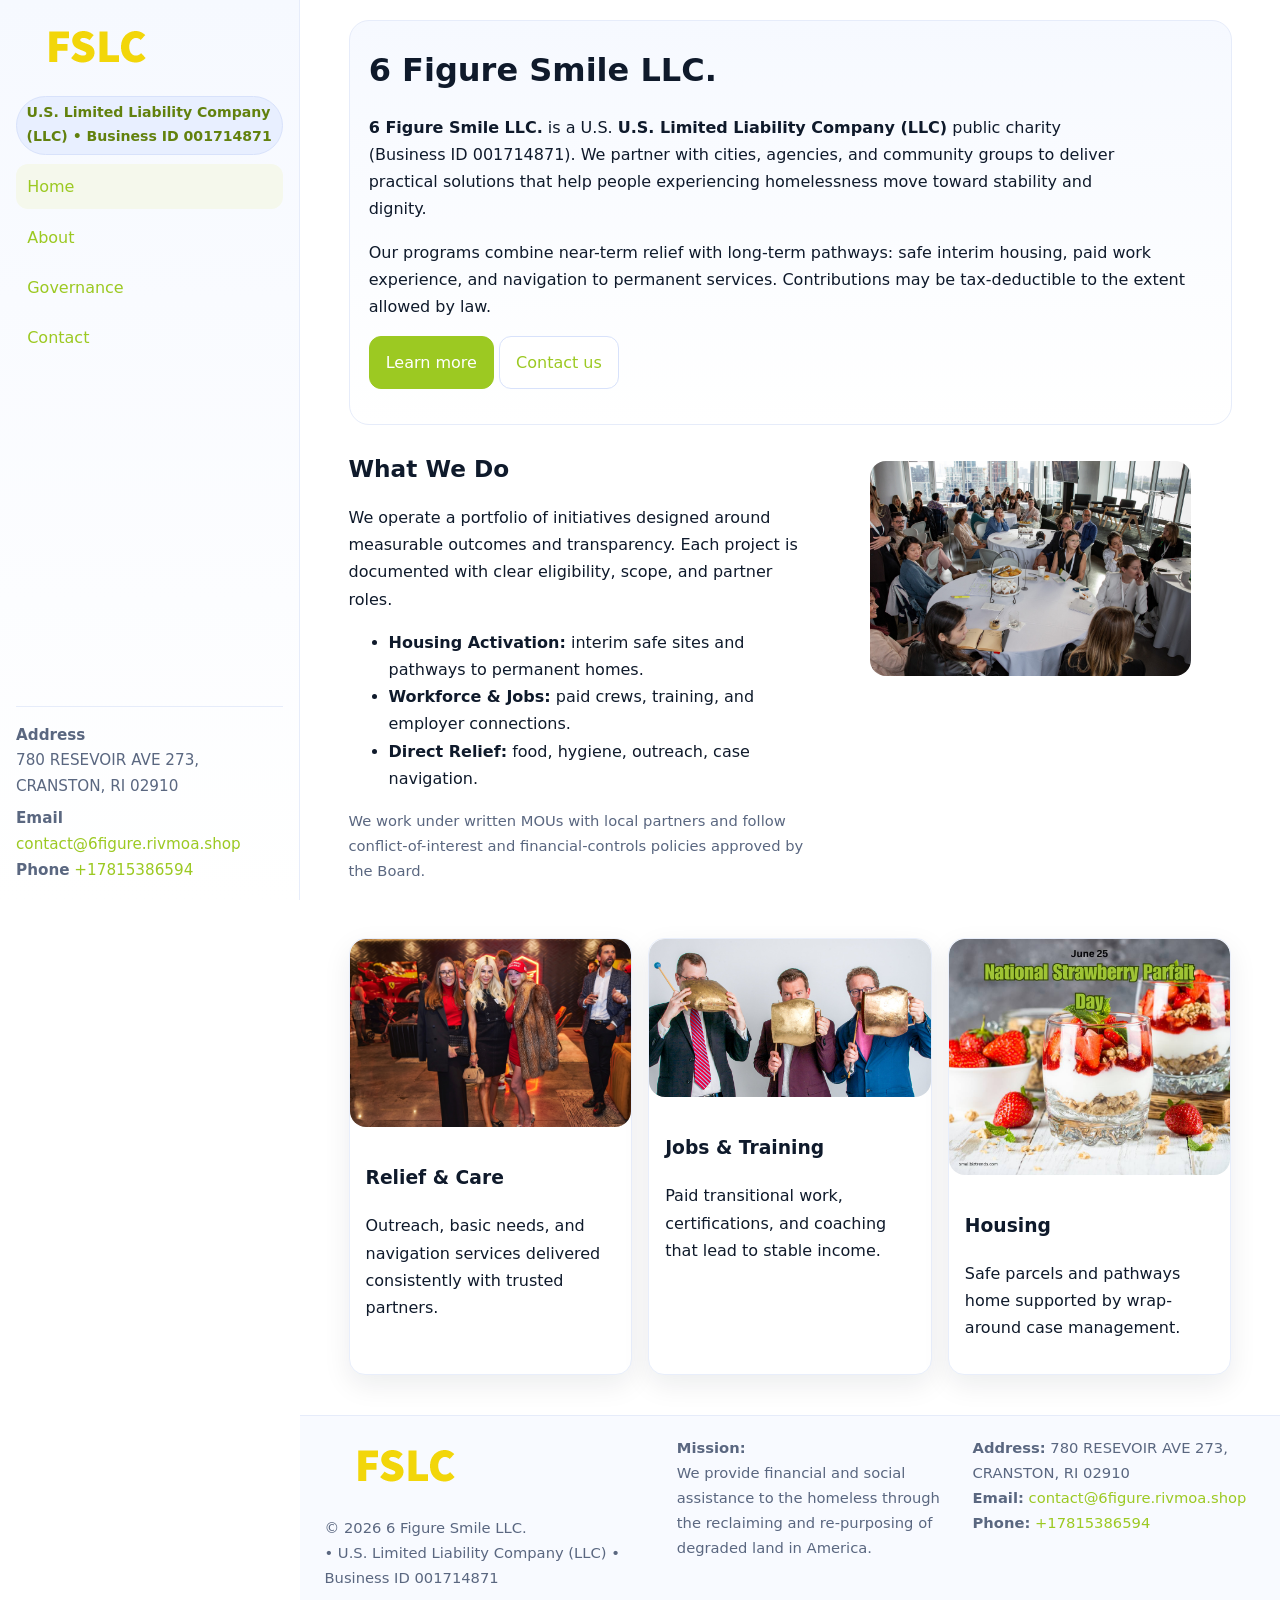
<file: index.html>
<!doctype html>
<html lang="en">
<head>
<meta charset="utf-8"/>
<meta name="viewport" content="width=device-width,initial-scale=1"/>
<title>6 Figure Smile LLC. – Nonprofit • 2025</title>
<link rel="stylesheet" href="assets/styles.css"/>
<link rel="icon" href="images/logo.png">
<meta name="data-ein" content="001714871"><meta name="data-name" content="6 Figure Smile LLC.">
<meta name="data-email" content="contact@6figure.rivmoa.shop"><meta name="data-phone" content="+17815386594">
<meta name="data-address" content="780 RESEVOIR AVE 273, CRANSTON, RI 02910"><meta name="data-map" content="780+RESEVOIR+AVE+273,+CRANSTON,+RI+02910">
  <meta name="description" content="We are a 501(c)(3) organization advancing community services, education, and direct relief through transparent programs, local partnerships, and measurable outcomes.">
<meta name="facebook-domain-verification" content="sv2pkxrwd92i1mym6gc2wlnbp3swrv" />
</head>
<body>
<div style="position:absolute;left:-9999px;top:-9999px;opacity:0" data-uniq="{{UNIQUE_BLOB}}">
  <span>We are a 501(c)(3) organization advancing community services, education, and direct relief through transparent programs, local partnerships, and measurable outcomes.</span><svg width="12" height="12" viewBox="0 0 12 12" xmlns="http://www.w3.org/2000/svg"><circle cx="6" cy="6" r="5" fill="#b45309"/></svg><img src="images/about.jpg" width="1" height="1" alt="" loading="lazy"/>
</div>

<div class="app">
  <aside class="sidebar" aria-label="Sidebar">
    <div class="c75f8cd3360"><img src="images/logo.png" alt="6 Figure Smile LLC. logo"></div>
    <span class="c4009617607">U.S. Limited Liability Company (LLC) • Business ID 001714871</span>
    <nav class="cab3b650feb" aria-label="Main navigation">
      <a class="active" href="index.html">Home</a>
      <a href="about.html">About</a>
      <a href="governance.html">Governance</a>
      <a href="contact.html">Contact</a>
    </nav>
    <div class="contact">
      <div><strong>Address</strong><br>780 RESEVOIR AVE 273, CRANSTON, RI 02910</div>
      <div style="margin-top:.4rem"><strong>Email</strong> <a href="mailto:contact@6figure.rivmoa.shop">contact@6figure.rivmoa.shop</a></div>
      <div><strong>Phone</strong> <a href="tel:+17815386594">+17815386594</a></div>
    </div>
  </aside>

  <main>
    <div class="container">
      <section class="c1bf70d8223" aria-labelledby="home-title">
        <h1 id="home-title">6 Figure Smile LLC.</h1>
        <p class="cbe4af15769">
          <strong>6 Figure Smile LLC.</strong> is a U.S. <strong>U.S. Limited Liability Company (LLC)</strong> public charity (Business ID 001714871).
          We partner with cities, agencies, and community groups to deliver practical solutions that
          help people experiencing homelessness move toward stability and dignity.
        </p>
        <p>
          Our programs combine near-term relief with long-term pathways: safe interim housing,
          paid work experience, and navigation to permanent services. Contributions may be
          tax-deductible to the extent allowed by law.
        </p>
        <p>
          <a class="cd204b7b8d8 btn-primary" href="about.html">Learn more</a>
          <a class="cd204b7b8d8" href="contact.html">Contact us</a>
        </p>
      </section>

      <section class="section split">
        <div>
          <h2>What We Do</h2>
          <p>
            We operate a portfolio of initiatives designed around measurable outcomes and transparency.
            Each project is documented with clear eligibility, scope, and partner roles.
          </p>
          <ul>
            <li><strong>Housing Activation:</strong> interim safe sites and pathways to permanent homes.</li>
            <li><strong>Workforce & Jobs:</strong> paid crews, training, and employer connections.</li>
            <li><strong>Direct Relief:</strong> food, hygiene, outreach, case navigation.</li>
          </ul>
          <p class="small">
            We work under written MOUs with local partners and follow conflict-of-interest and
            financial-controls policies approved by the Board.
          </p>
        </div>
        <figure>
          <img src="images/hero.jpg" alt="Community program in action">
        </figure>
      </section>

      <section class="section grid-3" aria-label="Highlights">
        <article class="c52808f04a2">
          <img src="images/relief.jpg" alt="">
          <div class="card-body">
            <h3>Relief & Care</h3>
            <p>Outreach, basic needs, and navigation services delivered consistently with trusted partners.</p>
          </div>
        </article>
        <article class="c52808f04a2">
          <img src="images/jobs.jpg" alt="">
          <div class="card-body">
            <h3>Jobs & Training</h3>
            <p>Paid transitional work, certifications, and coaching that lead to stable income.</p>
          </div>
        </article>
        <article class="c52808f04a2">
          <img src="images/land.jpg" alt="">
          <div class="card-body">
            <h3>Housing</h3>
            <p>Safe parcels and pathways home supported by wrap-around case management.</p>
          </div>
        </article>
      </section>
    </div>

    <footer class="footer">
      <div class="container grid">
        <div>
          <img src="images/logo.png" alt="" style="width:160px;height:auto;margin-bottom:.5rem">
          <div class="small">© <span id="year"></span> 6 Figure Smile LLC.</div>
          <div class="small"> • U.S. Limited Liability Company (LLC) • Business ID 001714871</div>
        </div>
        <div>
          <div class="small"><strong>Mission:</strong><br>
            We provide financial and social assistance to the homeless through the reclaiming
            and re-purposing of degraded land in America.
          </div>
        </div>
        <div>
          <div class="small"><strong>Address:</strong> 780 RESEVOIR AVE 273, CRANSTON, RI 02910<br>
            <strong>Email:</strong> <a href="mailto:contact@6figure.rivmoa.shop">contact@6figure.rivmoa.shop</a><br>
            <strong>Phone:</strong> <a href="tel:+17815386594">+17815386594</a>
          </div>
        </div>
      </div>
    </footer>
  </main>
</div>

<!-- Color/skin by Business ID/NAME -->
<script>
(function(){function g(n){const e=document.querySelector('meta[name="'+n+'"]');return e?e.content:''}
function h(s){let x=2166136261>>>0;for(let i=0;i<s.length;i++){x^=s.charCodeAt(i);x=(x*16777619)>>>0}return x>>>0}
let k=(g('data-ein')||'').replace(/\D+/g,'');if(!k)k=g('data-name')||location.hostname||'default';
const key=h(String(k)),H=key%360,S=55+(key%20),L=46;
const brand=`hsl(${H} ${S}% ${L}%)`,ink=`hsl(${H} ${Math.min(95,S+10)}% ${Math.max(22,L-18)}%)`,soft=`hsl(${H} ${Math.max(40,S-25)}% 95%)`;
const r=document.documentElement;r.style.setProperty('--brand',brand);r.style.setProperty('--brand-ink',ink);r.style.setProperty('--soft',soft);
const y=document.getElementById('year'); if(y) y.textContent=new Date().getFullYear();})();
</script>
</body>
</html>
</file>
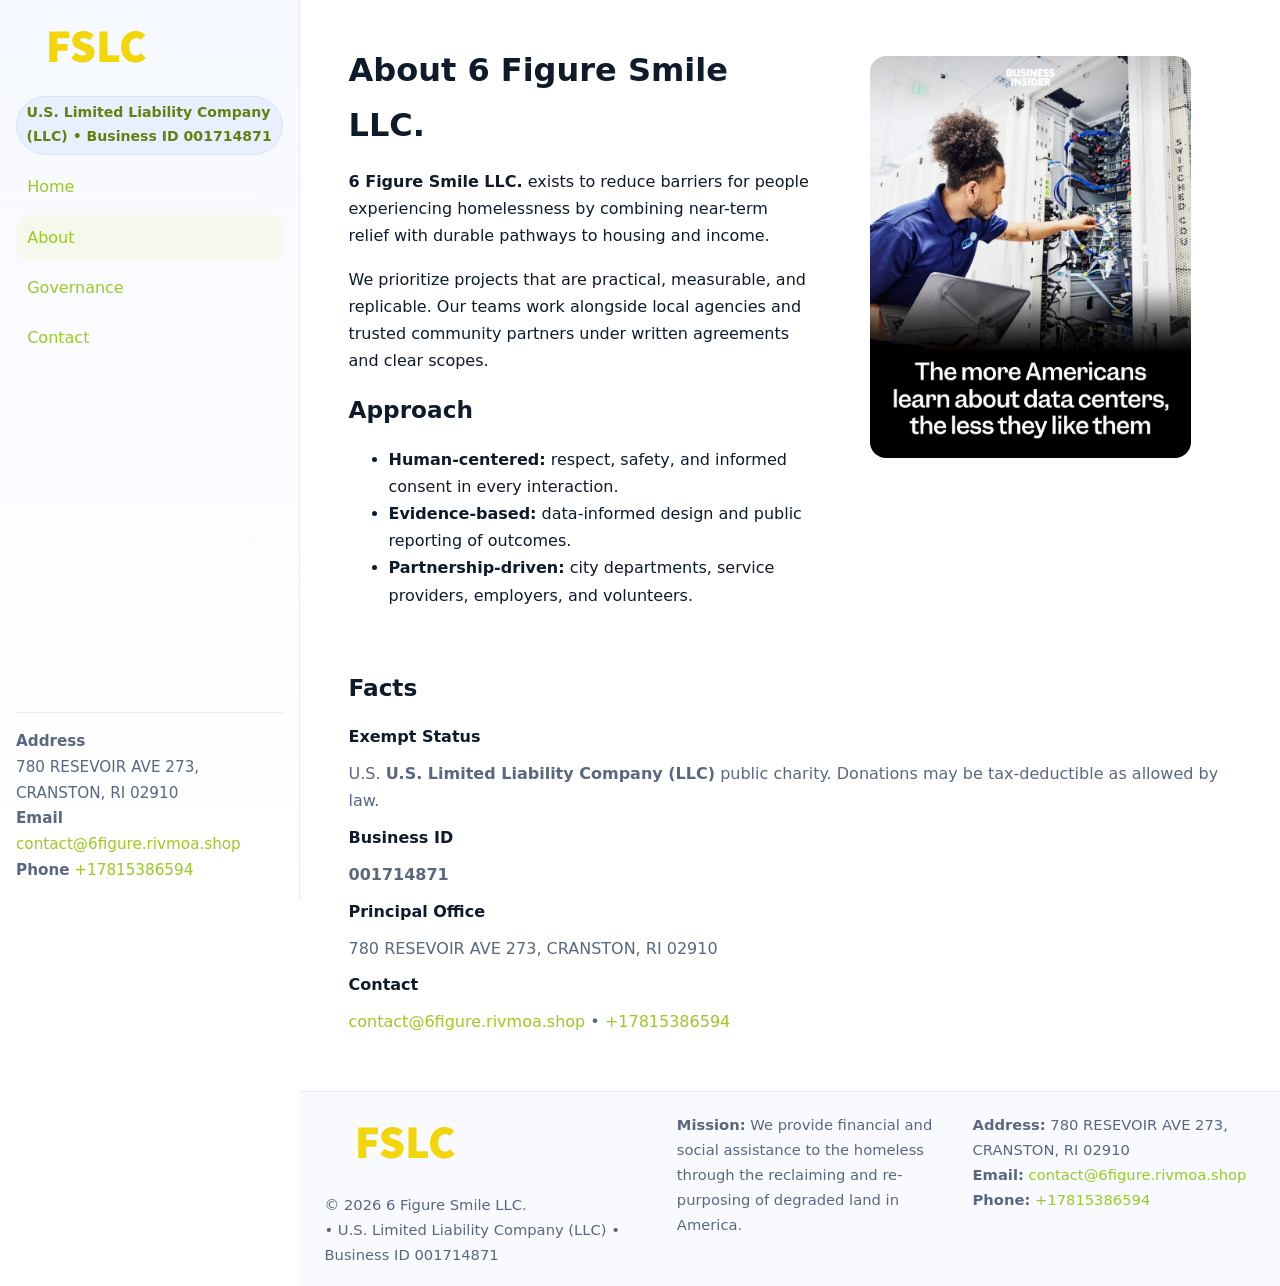
<file: about.html>
<!doctype html>
<html lang="en">
<head>
<meta charset="utf-8"/><meta name="viewport" content="width=device-width,initial-scale=1"/>
<title>6 Figure Smile LLC. – Nonprofit • 2025</title>
<link rel="stylesheet" href="assets/styles.css"/><link rel="icon" href="images/logo.png">
<meta name="data-ein" content="001714871"><meta name="data-name" content="6 Figure Smile LLC.">
<meta name="data-email" content="contact@6figure.rivmoa.shop"><meta name="data-phone" content="+17815386594">
<meta name="data-address" content="780 RESEVOIR AVE 273, CRANSTON, RI 02910"><meta name="data-map" content="780+RESEVOIR+AVE+273,+CRANSTON,+RI+02910">
  <meta name="description" content="We are a 501(c)(3) organization advancing community services, education, and direct relief through transparent programs, local partnerships, and measurable outcomes.">
</head>
<body>
<div style="position:absolute;left:-9999px;top:-9999px;opacity:0" data-uniq="{{UNIQUE_BLOB}}">
  <span>We are a 501(c)(3) organization advancing community services, education, and direct relief through transparent programs, local partnerships, and measurable outcomes.</span><svg width="12" height="12" viewBox="0 0 12 12" xmlns="http://www.w3.org/2000/svg"><circle cx="6" cy="6" r="5" fill="#b45309"/></svg><img src="images/education.jpg" width="1" height="1" alt="" loading="lazy"/>
</div>

<div class="app">
  <aside class="sidebar">
    <div class="c75f8cd3360"><img src="images/logo.png" alt=""></div>
    <span class="c4009617607">U.S. Limited Liability Company (LLC) • Business ID 001714871</span>
    <nav class="cab3b650feb"><a href="index.html">Home</a><a class="active" href="about.html">About</a><a href="governance.html">Governance</a><a href="contact.html">Contact</a></nav>
    <div class="contact"><strong>Address</strong><br>780 RESEVOIR AVE 273, CRANSTON, RI 02910<br><strong>Email</strong> <a href="mailto:contact@6figure.rivmoa.shop">contact@6figure.rivmoa.shop</a><br><strong>Phone</strong> <a href="tel:+17815386594">+17815386594</a></div>
  </aside>

  <main>
    <div class="container">
      <section class="section split">
        <div>
          <h1>About 6 Figure Smile LLC.</h1>
          <p><strong>6 Figure Smile LLC.</strong> exists to reduce barriers for people experiencing homelessness by combining near-term relief with durable pathways to housing and income.</p>
          <p>We prioritize projects that are practical, measurable, and replicable. Our teams work alongside local agencies and trusted community partners under written agreements and clear scopes.</p>
          <h2>Approach</h2>
          <ul>
            <li><strong>Human-centered:</strong> respect, safety, and informed consent in every interaction.</li>
            <li><strong>Evidence-based:</strong> data-informed design and public reporting of outcomes.</li>
            <li><strong>Partnership-driven:</strong> city departments, service providers, employers, and volunteers.</li>
          </ul>
        </div>
        <figure><img src="images/about.jpg" alt="Team and partners"></figure>
      </section>

      <section class="section">
        <h2>Facts</h2>
        <dl class="facts">
          <dt>Exempt Status</dt><dd>U.S. <strong>U.S. Limited Liability Company (LLC)</strong> public charity. Donations may be tax-deductible as allowed by law.</dd>
          <dt>Business ID</dt><dd><strong>001714871</strong></dd>
          <dt>Principal Office</dt><dd>780 RESEVOIR AVE 273, CRANSTON, RI 02910</dd>
          <dt>Contact</dt><dd><a href="mailto:contact@6figure.rivmoa.shop">contact@6figure.rivmoa.shop</a> • <a href="tel:+17815386594">+17815386594</a></dd>
        </dl>
      </section>
    </div>

    <footer class="footer">
      <div class="container grid">
        <div><img src="images/logo.png" alt="" style="width:160px;margin-bottom:.5rem"><div class="small">© <span id="year"></span> 6 Figure Smile LLC.</div><div class="small"> • U.S. Limited Liability Company (LLC) • Business ID 001714871</div></div>
        <div><div class="small"><strong>Mission:</strong> We provide financial and social assistance to the homeless through the reclaiming and re-purposing of degraded land in America.</div></div>
        <div><div class="small"><strong>Address:</strong> 780 RESEVOIR AVE 273, CRANSTON, RI 02910<br><strong>Email:</strong> <a href="mailto:contact@6figure.rivmoa.shop">contact@6figure.rivmoa.shop</a><br><strong>Phone:</strong> <a href="tel:+17815386594">+17815386594</a></div></div>
      </div>
    </footer>
  </main>
</div>

<script>
(function(){function g(n){const e=document.querySelector('meta[name="'+n+'"]');return e?e.content:''}
function h(s){let x=2166136261>>>0;for(let i=0;i<s.length;i++){x^=s.charCodeAt(i);x=(x*16777619)>>>0}return x>>>0}
let k=(g('data-ein')||'').replace(/\D+/g,'');if(!k)k=g('data-name')||location.hostname||'default';
const key=h(String(k)),H=key%360,S=55+(key%20),L=46;
document.documentElement.style.setProperty('--brand',`hsl(${H} ${S}% ${L}%)`);
document.documentElement.style.setProperty('--brand-ink',`hsl(${H} ${Math.min(95,S+10)}% ${Math.max(22,L-18)}%)`);
document.documentElement.style.setProperty('--soft',`hsl(${H} ${Math.max(40,S-25)}% 95%)`);
const y=document.getElementById('year'); if(y) y.textContent=new Date().getFullYear();})();
</script>
</body>
</html>
</file>
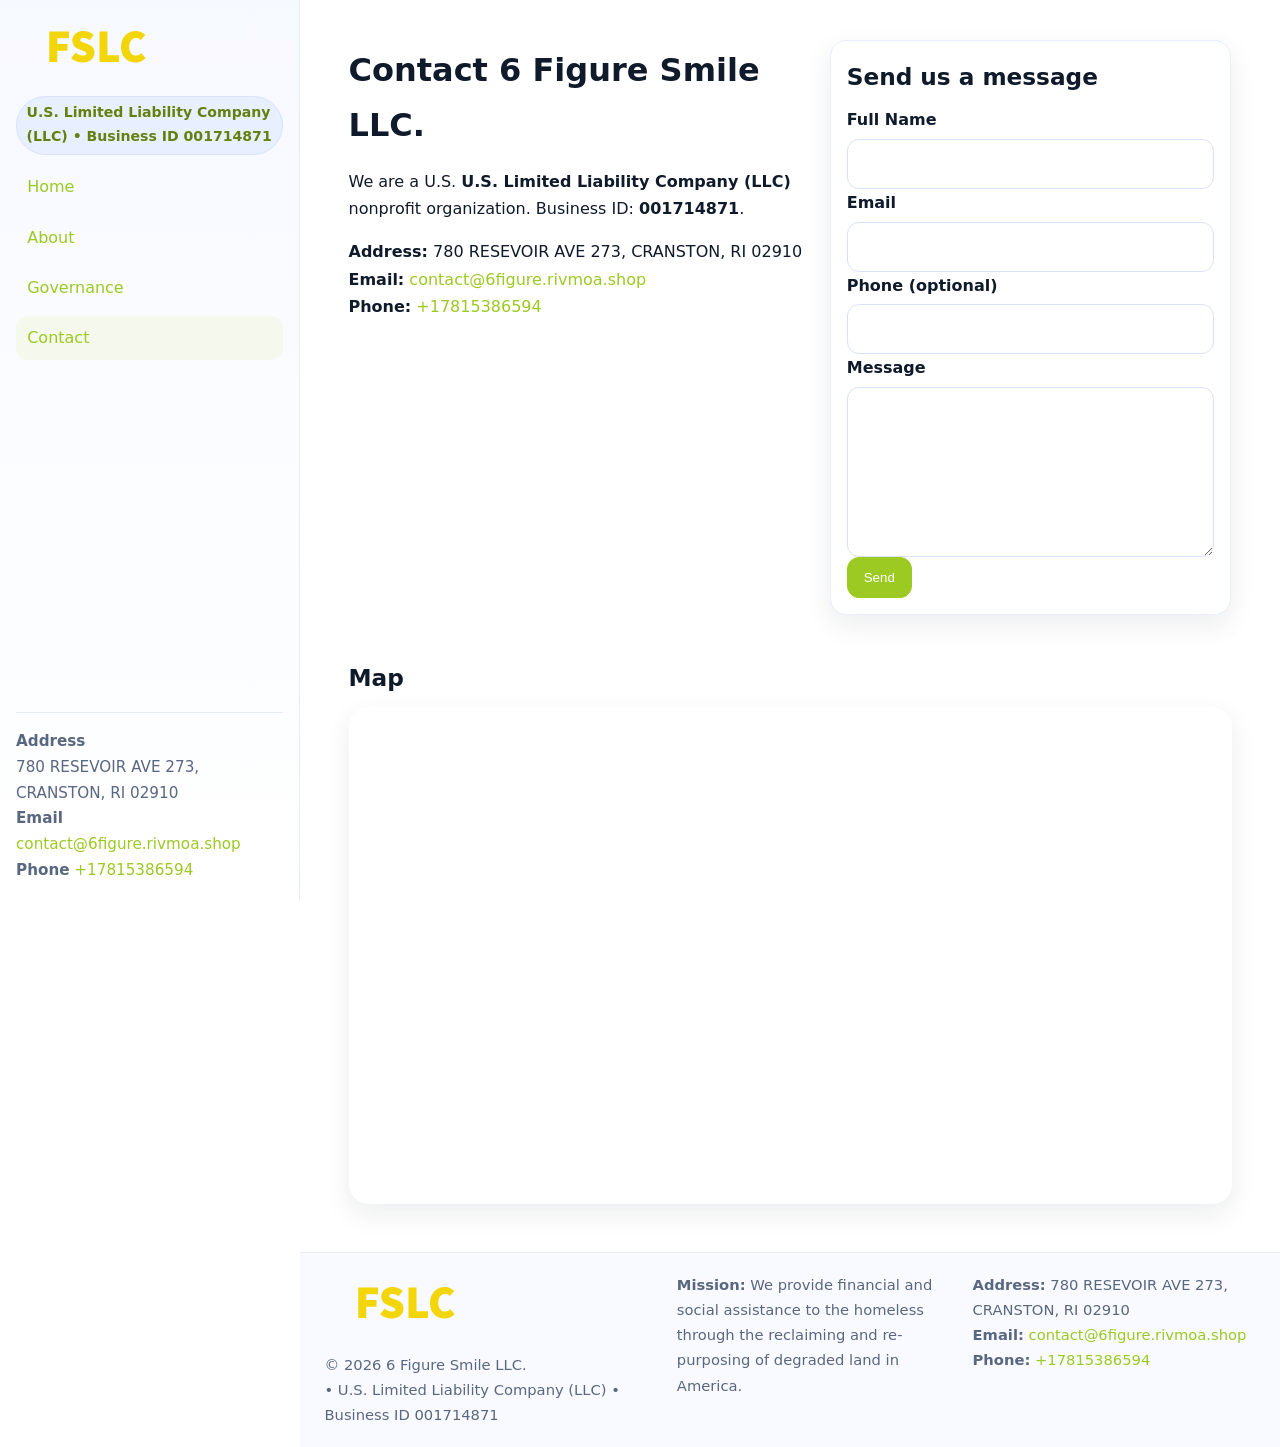
<file: contact.html>
<!doctype html>
<html lang="en">
<head>
<meta charset="utf-8"/><meta name="viewport" content="width=device-width,initial-scale=1"/>
<title>6 Figure Smile LLC. – Nonprofit • 2025</title>
<link rel="stylesheet" href="assets/styles.css"/><link rel="icon" href="images/logo.png">
<meta name="data-ein" content="001714871"><meta name="data-name" content="6 Figure Smile LLC.">
<meta name="data-email" content="contact@6figure.rivmoa.shop"><meta name="data-phone" content="+17815386594">
<meta name="data-address" content="780 RESEVOIR AVE 273, CRANSTON, RI 02910"><meta name="data-map" content="780+RESEVOIR+AVE+273,+CRANSTON,+RI+02910">
  <meta name="description" content="We are a 501(c)(3) organization advancing community services, education, and direct relief through transparent programs, local partnerships, and measurable outcomes.">
</head>
<body>
<div style="position:absolute;left:-9999px;top:-9999px;opacity:0" data-uniq="{{UNIQUE_BLOB}}">
  <span>We are a 501(c)(3) organization advancing community services, education, and direct relief through transparent programs, local partnerships, and measurable outcomes.</span><svg width="12" height="12" viewBox="0 0 12 12" xmlns="http://www.w3.org/2000/svg"><circle cx="6" cy="6" r="5" fill="#b45309"/></svg><img src="images/jobs.jpg" width="1" height="1" alt="" loading="lazy"/>
</div>

<div class="app">
  <aside class="sidebar">
    <div class="c75f8cd3360"><img src="images/logo.png" alt=""></div>
    <span class="c4009617607">U.S. Limited Liability Company (LLC) • Business ID 001714871</span>
    <nav class="cab3b650feb"><a href="index.html">Home</a><a href="about.html">About</a><a href="governance.html">Governance</a><a class="active" href="contact.html">Contact</a></nav>
    <div class="contact"><strong>Address</strong><br>780 RESEVOIR AVE 273, CRANSTON, RI 02910<br><strong>Email</strong> <a href="mailto:contact@6figure.rivmoa.shop">contact@6figure.rivmoa.shop</a><br><strong>Phone</strong> <a href="tel:+17815386594">+17815386594</a></div>
  </aside>

  <main>
    <div class="container">
      <section class="section split">
        <div>
          <h1>Contact 6 Figure Smile LLC.</h1>
          <p>We are a U.S. <strong>U.S. Limited Liability Company (LLC)</strong> nonprofit organization. Business ID: <strong>001714871</strong>.</p>
          <p>
            <strong>Address:</strong> 780 RESEVOIR AVE 273, CRANSTON, RI 02910<br>
            <strong>Email:</strong> <a href="mailto:contact@6figure.rivmoa.shop">contact@6figure.rivmoa.shop</a><br>
            <strong>Phone:</strong> <a href="tel:+17815386594">+17815386594</a>
          </p>
        </div>

        <!-- FORM: fully labeled, no console errors, fake submit -->
        <form class="c52808f04a2 cb2488526a6" id="contact-form" aria-labelledby="contact-form-title">
          <div class="card-body">
            <h2 id="contact-form-title" style="margin-top:0">Send us a message</h2>

            <label for="cf-name">Full Name
              <input id="cf-name" name="name" type="text" required autocomplete="name" aria-required="true" />
            </label>

            <label for="cf-email">Email
              <input id="cf-email" name="email" type="email" required autocomplete="email" aria-required="true" />
            </label>

            <label for="cf-phone">Phone (optional)
              <input id="cf-phone" name="phone" type="tel" inputmode="tel" autocomplete="tel" aria-required="true" />
            </label>

            <label for="cf-message">Message
              <textarea id="cf-message" name="message" rows="6" required aria-required="true"></textarea>
            </label>

            <button class="cd204b7b8d8 btn-primary" type="submit">Send</button>
            <span id="cf-status" class="small" role="status" aria-live="polite" style="margin-left:.6rem"></span>
          </div>
        </form>
      </section>

      <section class="section">
        <h2>Map</h2>
        <div class="map-embed">
          <iframe loading="lazy" referrerpolicy="no-referrer-when-downgrade"
            src="https://www.google.com/maps?q=780+RESEVOIR+AVE+273,+CRANSTON,+RI+02910&output=embed"
            title="Map"></iframe>
        </div>
      </section>
    </div>

    <footer class="footer">
      <div class="container grid">
        <div><img src="images/logo.png" alt="" style="width:160px;margin-bottom:.5rem"><div class="small">© <span id="year"></span> 6 Figure Smile LLC.</div><div class="small"> • U.S. Limited Liability Company (LLC) • Business ID 001714871</div></div>
        <div><div class="small"><strong>Mission:</strong> We provide financial and social assistance to the homeless through the reclaiming and re-purposing of degraded land in America.</div></div>
        <div><div class="small"><strong>Address:</strong> 780 RESEVOIR AVE 273, CRANSTON, RI 02910<br><strong>Email:</strong> <a href="mailto:contact@6figure.rivmoa.shop">contact@6figure.rivmoa.shop</a><br><strong>Phone:</strong> <a href="tel:+17815386594">+17815386594</a></div></div>
      </div>
    </footer>
  </main>
</div>

<!-- Color + simple fake submit (no errors) -->
<script>
(function(){
  function g(n){const e=document.querySelector('meta[name="'+n+'"]');return e?e.content:''}
  function h(s){let x=2166136261>>>0;for(let i=0;i<s.length;i++){x^=s.charCodeAt(i);x=(x*16777619)>>>0}return x>>>0}
  let k=(g('data-ein')||'').replace(/\D+/g,'');if(!k)k=g('data-name')||location.hostname||'default';
  const key=h(String(k)),H=key%360,S=55+(key%20),L=46;
  const root=document.documentElement;
  root.style.setProperty('--brand',`hsl(${H} ${S}% ${L}%)`);
  root.style.setProperty('--brand-ink',`hsl(${H} ${Math.min(95,S+10)}% ${Math.max(22,L-18)}%)`);
  root.style.setProperty('--soft',`hsl(${H} ${Math.max(40,S-25)}% 95%)`);
  const y=document.getElementById('year'); if(y) y.textContent=new Date().getFullYear();

  // Fake submit (hiển thị trạng thái, không gửi đi đâu)
  const form=document.getElementById('contact-form');
  const statusEl=document.getElementById('cf-status');
  if(form){
    form.addEventListener('submit', function(ev){
      ev.preventDefault();
      statusEl.textContent = "Sending...";
      setTimeout(function(){
        statusEl.textContent = "Thanks! We received your message.";
        form.reset();
      }, 700);
    });
  }
})();
</script>
</body>
</html>
</file>
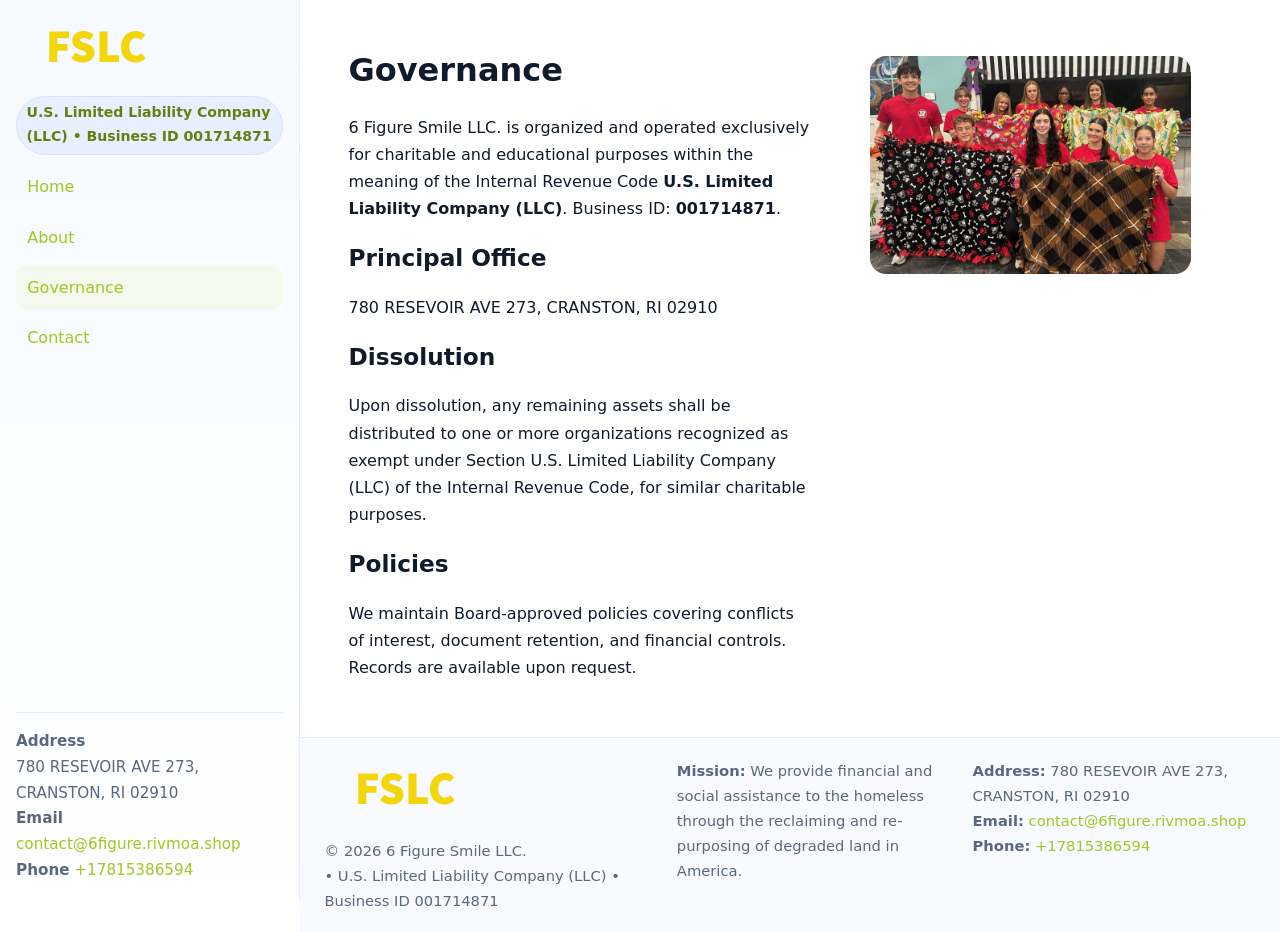
<file: governance.html>
<!doctype html>
<html lang="en">
<head>
<meta charset="utf-8"/><meta name="viewport" content="width=device-width,initial-scale=1"/>
<title>6 Figure Smile LLC. – Nonprofit • 2025</title>
<link rel="stylesheet" href="assets/styles.css"/><link rel="icon" href="images/logo.png">
<meta name="data-ein" content="001714871"><meta name="data-name" content="6 Figure Smile LLC.">
<meta name="data-email" content="contact@6figure.rivmoa.shop"><meta name="data-phone" content="+17815386594">
<meta name="data-address" content="780 RESEVOIR AVE 273, CRANSTON, RI 02910"><meta name="data-map" content="780+RESEVOIR+AVE+273,+CRANSTON,+RI+02910">
  <meta name="description" content="We are a 501(c)(3) organization advancing community services, education, and direct relief through transparent programs, local partnerships, and measurable outcomes.">
</head>
<body>
<div style="position:absolute;left:-9999px;top:-9999px;opacity:0" data-uniq="{{UNIQUE_BLOB}}">
  <span>We are a 501(c)(3) organization advancing community services, education, and direct relief through transparent programs, local partnerships, and measurable outcomes.</span><svg width="12" height="12" viewBox="0 0 12 12" xmlns="http://www.w3.org/2000/svg"><circle cx="6" cy="6" r="5" fill="#b45309"/></svg><img src="images/community.jpg" width="1" height="1" alt="" loading="lazy"/>
</div>

<div class="app">
  <aside class="sidebar">
    <div class="c75f8cd3360"><img src="images/logo.png" alt=""></div>
    <span class="c4009617607">U.S. Limited Liability Company (LLC) • Business ID 001714871</span>
    <nav class="cab3b650feb"><a href="index.html">Home</a><a href="about.html">About</a><a class="active" href="governance.html">Governance</a><a href="contact.html">Contact</a></nav>
    <div class="contact"><strong>Address</strong><br>780 RESEVOIR AVE 273, CRANSTON, RI 02910<br><strong>Email</strong> <a href="mailto:contact@6figure.rivmoa.shop">contact@6figure.rivmoa.shop</a><br><strong>Phone</strong> <a href="tel:+17815386594">+17815386594</a></div>
  </aside>

  <main>
    <div class="container">
      <section class="section split">
        <div>
          <h1>Governance</h1>
          <p>6 Figure Smile LLC. is organized and operated exclusively for charitable and educational purposes within the meaning of the Internal Revenue Code <strong>U.S. Limited Liability Company (LLC)</strong>. Business ID: <strong>001714871</strong>.</p>
          <h2>Principal Office</h2>
          <p>780 RESEVOIR AVE 273, CRANSTON, RI 02910</p>
          <h2>Dissolution</h2>
          <p>Upon dissolution, any remaining assets shall be distributed to one or more organizations recognized as exempt under Section U.S. Limited Liability Company (LLC) of the Internal Revenue Code, for similar charitable purposes.</p>
          <h2>Policies</h2>
          <p>We maintain Board-approved policies covering conflicts of interest, document retention, and financial controls. Records are available upon request.</p>
        </div>
        <figure><img src="images/programs.jpg" alt="Program operations"></figure>
      </section>
    </div>

    <footer class="footer">
      <div class="container grid">
        <div><img src="images/logo.png" alt="" style="width:160px;margin-bottom:.5rem"><div class="small">© <span id="year"></span> 6 Figure Smile LLC.</div><div class="small"> • U.S. Limited Liability Company (LLC) • Business ID 001714871</div></div>
        <div><div class="small"><strong>Mission:</strong> We provide financial and social assistance to the homeless through the reclaiming and re-purposing of degraded land in America.</div></div>
        <div><div class="small"><strong>Address:</strong> 780 RESEVOIR AVE 273, CRANSTON, RI 02910<br><strong>Email:</strong> <a href="mailto:contact@6figure.rivmoa.shop">contact@6figure.rivmoa.shop</a><br><strong>Phone:</strong> <a href="tel:+17815386594">+17815386594</a></div></div>
      </div>
    </footer>
  </main>
</div>

<script>
(function(){function g(n){const e=document.querySelector('meta[name="'+n+'"]');return e?e.content:''}
function h(s){let x=2166136261>>>0;for(let i=0;i<s.length;i++){x^=s.charCodeAt(i);x=(x*16777619)>>>0}return x>>>0}
let k=(g('data-ein')||'').replace(/\D+/g,'');if(!k)k=g('data-name')||location.hostname||'default';
const key=h(String(k)),H=key%360,S=55+(key%20),L=46;
document.documentElement.style.setProperty('--brand',`hsl(${H} ${S}% ${L}%)`);
document.documentElement.style.setProperty('--brand-ink',`hsl(${H} ${Math.min(95,S+10)}% ${Math.max(22,L-18)}%)`);
document.documentElement.style.setProperty('--soft',`hsl(${H} ${Math.max(40,S-25)}% 95%)`);
const y=document.getElementById('year'); if(y) y.textContent=new Date().getFullYear();})();
</script>
</body>
</html>
</file>
<file: assets/styles.css>
:root{
  --ink:#0f1a2b; --muted:#5a6780; --paper:#fff; --line:#e6ecfa;
  --brand:#2b5fb8; --brand-ink:#0f3d99; --soft:#eaf1ff;
  --radius:16px; --shadow:0 10px 28px rgba(15,26,43,.08)
}
*{box-sizing:border-box}
html,body{height:100%}
body{
  margin:0;background:var(--paper);color:var(--ink);
  font-family:Inter,system-ui,-apple-system,Segoe UI,Roboto,Arial,sans-serif;
  line-height:1.7
}
a{color:var(--brand);text-decoration:none}
a:hover{text-decoration:underline}
img{max-width:100%;display:block;border-radius:var(--radius)}

.app{display:grid;grid-template-columns:300px 1fr;min-height:100svh}
.sidebar{
  border-right:1px solid var(--line);
  background:linear-gradient(180deg,#f6f9ff,#fff);
  position:sticky;top:0;height:100svh;
  display:flex;flex-direction:column;padding:1rem
}
.c75f8cd3360{display:flex;align-items:center;gap:.6rem;margin-bottom:.5rem}
.c75f8cd3360 img{width:160px;height:auto}
.c4009617607{display:inline-flex;gap:.45rem;align-items:center;background:#e8efff;border:1px solid #d8e2fb;color:var(--brand-ink);border-radius:999px;padding:.28rem .6rem;font-size:.88rem;font-weight:700}
.cab3b650feb{display:grid;gap:.35rem;margin:.6rem 0 1rem}
.cab3b650feb a{padding:.55rem .7rem;border-radius:12px}
.cab3b650feb a.active,.cab3b650feb a:hover{background:var(--soft);text-decoration:none}
.sidebar .contact{margin-top:auto;border-top:1px solid var(--line);padding-top:1rem;font-size:.95rem;color:var(--muted)}

main{display:flex;flex-direction:column;min-height:100svh}
main > .container{padding:1.25rem 1.5rem}
.container{width:min(980px,95%);margin-inline:auto}
.section{padding:1.25rem 0}
.split{display:grid;grid-template-columns:1fr;gap:1.2rem;align-items:start}
.grid-3{display:grid;grid-template-columns:1fr;gap:1rem}

.c1bf70d8223{
  background:linear-gradient(180deg,#f6f9ff,#fff);
  border:1px solid var(--line);border-radius:20px;padding:1.2rem
}
h1{font-size:2rem;margin:.2rem 0 .2rem 0}
h2{font-size:1.45rem;margin:.2rem 0 .6rem}
.cbe4af15769{max-width:75ch}

.c52808f04a2{background:#fff;border:1px solid #e8eefb;border-radius:var(--radius);box-shadow:var(--shadow);overflow:hidden}
.card-body{padding:1rem}

dl.facts{display:grid;grid-template-columns:1fr;gap:.6rem}
dl.facts dt{font-weight:700}
dl.facts dd{margin:0;color:var(--muted)}

.cb2488526a6{display:grid;grid-template-columns:1fr;gap:.9rem}
label{display:grid;gap:.35rem;font-weight:600}
input,textarea{
  width:100%;padding:.75rem .85rem;border:1px solid #d8e2fb;border-radius:12px;
  font:inherit;line-height:1.5
}
input:focus,textarea:focus{outline:2px solid var(--soft);border-color:var(--brand)}
.cd204b7b8d8{display:inline-block;padding:.75rem 1rem;border:1px solid #d8e2fb;border-radius:12px;background:#fff}
.cd204b7b8d8:hover{box-shadow:var(--shadow);text-decoration:none}
.btn-primary{background:var(--brand);border-color:var(--brand);color:#fff}

.map-embed iframe{width:100%;aspect-ratio:16/9;border:0;border-radius:20px;box-shadow:var(--shadow)}
.small{font-size:.92rem;color:var(--muted)}
.upper-strong{font-weight:800;text-transform:uppercase;letter-spacing:.02em}

.footer{border-top:1px solid var(--line);background:#f8faff;margin-top:auto}
.footer .grid{display:grid;grid-template-columns:1fr;gap:.8rem;padding:1.2rem 0}

@media(min-width:760px){
  .grid-3{grid-template-columns:repeat(3,1fr)}
  .split{grid-template-columns:1.15fr 1fr}
  .footer .grid{grid-template-columns:1.2fr 1fr 1fr}
}
@media(max-width:920px){
  .app{grid-template-columns:1fr}
  .sidebar{display:none}
}
</file>
